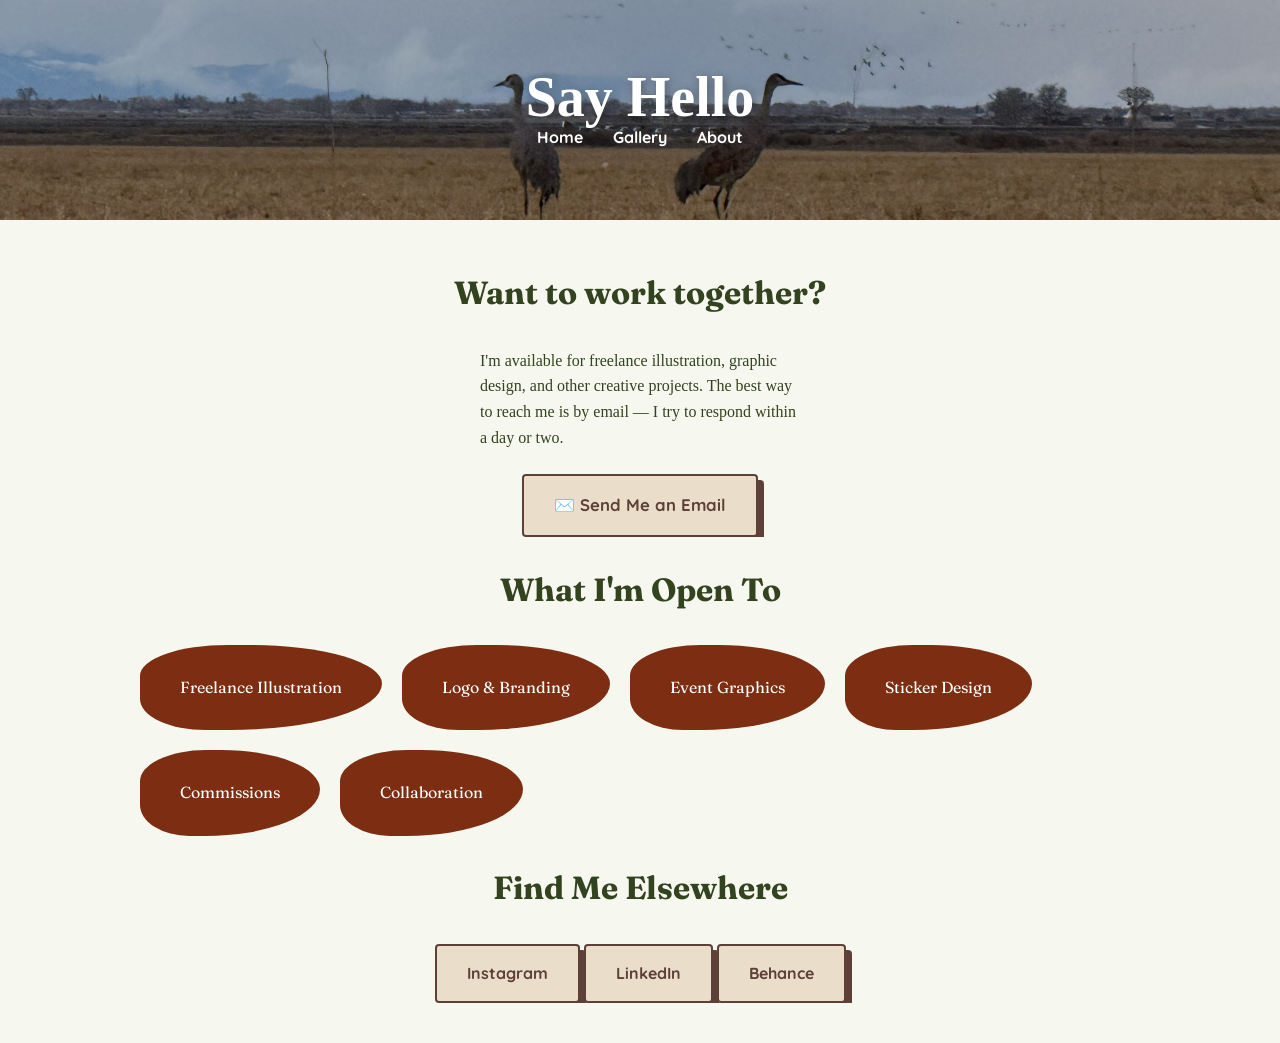
<file: contact.html>
<!DOCTYPE html>
<html lang="en">
<head>
    <meta charset="UTF-8">
    <title>Contact | Ryan Tubbs</title>
    <link rel="stylesheet" href="style.css">
    <link href="https://fonts.googleapis.com/css2?family=Fraunces:wght@700&family=Quicksand:wght@400;600&display=swap" rel="stylesheet">
</head>
<body>
 
    <header style="min-height: 20vh;">
        <h1>Say Hello</h1>
        <nav>
            <a href="index.html">Home</a>
            <a href="gallery.html">Gallery</a>
            <a href="about.html">About</a>
        </nav>
    </header>
 
    <main id="contact-page">
 
        <!-- INTRO -->
        <section id="contact-intro">
            <h2>Want to work together?</h2>
            <p class="contact-subtext">
                I'm available for freelance illustration, graphic design, and other creative projects.
                The best way to reach me is by email — I try to respond within a day or two.
            </p>
            <!-- Replace with your actual email address -->
            <a href="mailto:your@email.com" class="tactile-btn contact-email-btn">
                &#x2709;&#xFE0F; Send Me an Email
            </a>
        </section>
 
        <!-- AVAILABILITY -->
        <section id="contact-availability">
            <h2>What I'm Open To</h2>
            <div class="blob-links">
                <span class="blob-btn">Freelance Illustration</span>
                <span class="blob-btn">Logo & Branding</span>
                <span class="blob-btn">Event Graphics</span>
                <span class="blob-btn">Sticker Design</span>
                <span class="blob-btn">Commissions</span>
                <span class="blob-btn">Collaboration</span>
            </div>
        </section>
 
        <!-- FIND ME ELSEWHERE -->
        <section id="contact-links">
            <h2>Find Me Elsewhere</h2>
            <div class="contact-social">
                <!-- Replace # with your real profile URLs -->
                <a href="#" class="tactile-btn" target="_blank" rel="noopener">Instagram</a>
                <a href="#" class="tactile-btn" target="_blank" rel="noopener">LinkedIn</a>
                <a href="#" class="tactile-btn" target="_blank" rel="noopener">Behance</a>
            </div>
        </section>
 
    </main>
 
</body>
</html>
</file>
<file: style.css>
/* --- 1. THE FOUNDATION --- */
:root {
    --bg-color: #f6f8ef;
    --text-main: #33421f;
    --door-primary: #166534;
    --door-secondary: #7c2d12;
    --accent-yellow: #fff9c4;
}

html { scroll-behavior: smooth; }

body {
    background-color: var(--bg-color);
    color: var(--text-main);
    margin: 0;
    line-height: 1.6;
    overflow-x: hidden;
    transition: background-color 0.5s ease, color 0.5s ease;
}

/* The Grain Overlay */
body::before {
    content: "";
    position: fixed;
    top: 0; left: 0;
    width: 100%; height: 100%;
    background: url('https://www.transparenttextures.com/patterns/p6.png'); 
    opacity: 0.28;
    pointer-events: none;
    z-index: 5000;
}

/* --- 2. THE WELCOME DOORS --- */
#welcome-wrapper {
    position: fixed;
    top: 0; left: 0;
    width: 100vw; height: 100vh;
    z-index: 9999;
    overflow: hidden;
    display: block;
}

.door-layer {
    position: absolute;
    width: 100%; height: 100%;
    display: flex;
}

/* Two-Tone Logic */
.layer-front .door { background-color: var(--door-primary); z-index: 2; }
.layer-back .door { background-color: var(--door-secondary); z-index: 1; }

.door {
    width: 50%; height: 100%;
    display: flex;
    align-items: center;
    position: relative;
    transition: transform 1.5s cubic-bezier(0.4, 0, 0.2, 1);
}

.left-door { justify-content: flex-end; border-right: 1px solid rgba(255,255,255,0.05); }
.right-door { justify-content: flex-start; border-left: 1px solid rgba(255,255,255,0.05); }

.no-doors {
    display: none !important;
}

.welcome-text h1 {
    font-family: 'Fraunces', serif;
    font-size: 3.5rem;
    padding: 0 40px;
    color: #ffffff; /* Always white — every theme's door colors are kept dark enough to support this */
    text-shadow: 1px 1px 6px rgba(0,0,0,0.25);
    white-space: nowrap;
}

/* The Heavy Animation Logic */
.opened .layer-front .left-door { animation: heavyOpenLeft 4.5s forwards; }
.opened .layer-front .right-door { animation: heavyOpenRight 4.5s forwards; }

/* The secondary doors open slightly later and slower for that 'peeling' effect */
.opened .layer-back .left-door { animation: heavyOpenLeft 4.5s forwards 0.3s; }
.opened .layer-back .right-door { animation: heavyOpenRight 4.5s forwards 0.3s; }

@keyframes heavyOpenLeft {
    0%   { transform: translateX(0); }
    15%  { transform: translateX(-5%); } /* The initial struggle */
    30%  { transform: translateX(-4%); } /* The kickback */
    100% { transform: translateX(-130%); }
}

@keyframes heavyOpenRight {
    0%   { transform: translateX(0); }
    15%  { transform: translateX(5%); }
    30%  { transform: translateX(4%); }
    100% { transform: translateX(130%); }
}

/* --- 3. HEADER & HERO --- */
header {
    padding: 100px 20px;
    background-image: url('images/hero/cranes2.jpg'); 
    background-position: center;
    background-size: cover; 
    background-repeat: no-repeat;
    min-height: 40vh;
    display: flex;
    flex-direction: column;
    justify-content: center;
    align-items: center;
    position: relative;
    padding: 20px
}

header h1 { font-size: 3.5rem; margin: 0; color: white; text-shadow: 2px 2px 10px rgba(0,0,0,0.3); line-height: 1; }
header p { font-family: 'Quicksand'; text-transform: uppercase; letter-spacing: 2px; color: white; }

/* The Hover Glow (Behind the top layer) */
header::before {
    content: "";
    position: absolute;
    inset: 0;
    background: inherit;
    z-index: -1;
    transition: all 0.5s ease;
    opacity: 0;
}
header:hover::before {
    opacity: 1;
    filter: blur(30px) brightness(1.3);
    transform: scale(1.05);
}

nav { display: flex; gap: 30px; margin-top: 0px; }
nav a { color: white; text-decoration: none; font-weight: bold; font-family: 'Quicksand'; }

/* --- 4. GALLERY & CONTENT --- */
#gallery {
    display: flex !important; 
    flex-direction: column;
    justify-content: center;
    min-height: 80vh;
    width: 100%;
    overflow: hidden;
    padding: 40px 0;
    cursor: grab;
    position: relative;
    align-items: flex-start !important; /* Reset centering */
    text-align: left;
}

#gallery h2 {
    text-align: center; /* Keep the title centered */
    width: 100%;
    margin-bottom: 40px;
}

.art-grid {
    display: flex !important; 
    flex-direction: row !important; /* FORCE horizontal */
    flex-wrap: nowrap !important;   /* STOP stacking */
    align-items: center;            /* Center each item vertically instead of stretch-hanging from the top */
    width: max-content;             /* Essential: lets the grid be wider than the screen */
    gap: 60px;
    padding-left: 100px;            /* Starting padding */
    will-change: transform;
}

.image-container {
    flex: 0 0 450px;                /* Each image slot is exactly 450px wide */
    width: 450px;
    position: relative;
    display: block;
}

.image-container img {
    width: 100%;
    height: auto;
    max-height: 500px;
    object-fit: contain;
    display: block;
    pointer-events: none;           /* Stops the 'ghost image' drag bug */
    border-radius: 20px;            /* Or your wobbly border radius */
    border: 2px solid var(--door-primary);
    transition: all 0.5s ease;
    background-color: var(--bg-color);
    border-radius: inherit;
    overflow: hidden;
}

.image-container:nth-child(4n+1) img {
    border-radius: 50% 50% 50% 50% / 60% 60% 40% 40%; /* Tall egg */
}
.image-container:nth-child(4n+2) img {
    border-radius: 30% 70% 20% 80% / 80% 20% 80% 20%; /* Lumpy organic */
}
.image-container:nth-child(4n+3) img {
    border-radius: 60% 40% 60% 40% / 40% 60% 40% 60%; /* Wide oval */
}
.image-container:nth-child(4n+4) img {
    border-radius: 80% 20% 60% 40% / 60% 40% 20% 80%; /* Teardrop-ish */
}

.image-container:hover img {
    transform: scale(1.05);
    border-radius: 50% !important; /* Becomes a more perfect circle/oval */
    border-color: var(--door-secondary);
}

.image-container:has(.tactile-btn) {
    transform: none !important; 
    display: flex;
    align-items: center;
    justify-content: center;
    min-width: 300px;
}

.image-container .tactile-btn {
    padding: 40px 60px; /* Much larger clickable area */
    font-size: 1.4rem;   /* Bigger text */
    text-align: center;
    border-width: 3px;
    box-shadow: 10px 10px 0px var(--door-primary); /* Heavier shadow */
}

.image-container .tactile-btn:hover {
    transform: translate(6px, 6px); /* More dramatic 'press' */
    box-shadow: 4px 4px 0px var(--door-primary);
}

.image-container:has(.tactile-btn) img {
    display: none;
}

.tactile-btn {
    border-radius: 4px !important;
}

/* Stagger */
.image-container:nth-child(even) { transform: translateY(20px); }
.image-container:nth-child(odd) { transform: translateY(-10px); }

.image-container::after {
    content: attr(data-tooltip);
    position: absolute;
    bottom: -30px; 
    left: 50%;
    transform: translateX(-50%);
    background: var(--accent-yellow);
    color: black;
    padding: 5px 12px;
    font-family: 'Courier New', monospace;
    opacity: 0;
    transition: 0.3s;
}
.image-container:hover::after { 
    opacity: 1; 
    bottom: -10px; 
}

/* Blobs */
.blob-links { display: flex; gap: 20px; flex-wrap: wrap; justify-content: center; }
.blob-btn {
    padding: 30px 40px;
    background: var(--door-secondary);
    color: white;
    text-decoration: none;
    font-family: 'Fraunces';
    border-radius: 40% 60% 70% 30% / 40% 50% 60% 40%;
    transition: 0.3s;
}
.blob-btn:hover { border-radius: 50%; transform: scale(1.1); }

/* Vibe Switcher */
.vibe-switcher {
    position: fixed;
    bottom: 20px; right: 20px;
    background: rgba(0,0,0,0.7);
    color: white;
    padding: 15px;
    border-radius: 20px;
    opacity: 0; /* Changed to 0 */
    transition: opacity 1s ease;
    z-index: 6000;
}

.swatches { display: flex; gap: 10px; margin-top: 5px; }
.swatch { width: 25px; height: 25px; border-radius: 50%; border: 2px solid white; cursor: pointer; }
.swatch.bayou { background: #0f2e3d; }
.swatch.earthy { background: #166534; }
.swatch.bold { background: #111111; }

section {
    position: relative; /* REQUIRED for pinned doodles */
    padding: 60px 20px;
    display: flex;
    flex-direction: column;
    align-items: center;
    overflow: hidden; /* Prevents doodles from causing side-scroll */
}

/* --- TACTILE BUTTON FIX --- */
.tactile-btn {
    display: inline-block;
    padding: 15px 30px;
    background: #eaddca;
    color: #5d4037 !important;
    text-decoration: none;
    font-family: 'Quicksand', sans-serif;
    font-weight: bold;
    border: 2px solid #5d4037;
    border-radius: 4px;
    box-shadow: 6px 6px 0px #5d4037; 
    transition: all 0.1s ease;
}

.tactile-btn:hover {
    transform: translate(4px, 4px); 
    box-shadow: 2px 2px 0px #5d4037; 
    background: #f5efe6; /* FIXED: Added semicolon */
    border-radius: 4px; /* Force it to stay rectangular */
}

/* --- PINNED DOODLE FIX --- */
.margin-doodle {
    position: absolute; /* Pinned to Section */
    width: 100px;  
    height: 100px; 
    z-index: 10;
    pointer-events: auto;
    background-size: 300px 100px;
    cursor: help;
    opacity: 0.7;
}

/* Specific Positions */
#doodle-left { left: 20px; top: 40%; }
#doodle-right { right: 20px; top: 60%; }

/* The Animation Trigger */
.margin-doodle:hover {
    animation: playDoodle 0.6s steps(3) infinite;
}

@keyframes playDoodle {
    from { background-position: 0px; }
    to { background-position: -300px; }
}

#full-gallery-page {
    padding: 50px 5%;
}

.filter-controls {
    display: flex;
    justify-content: center;
    gap: 15px;
    margin-top: 20px;
    margin-bottom: 50px;
}

.gallery-grid {
    display: grid;
    grid-template-columns: repeat(auto-fill, minmax(280px, 300px));
    gap: 30px;
    justify-content: center;
    justify-items: center;
    padding: 20px;
}

.gallery-item {
    width: 350px;
    height: 300px;
    display: flex;
    justify-content: center;
    align-items: center;
    width: 100%;
    transition: transform 0.3s ease;
}

.gallery-item img {
    max-width: 100%;
    max-height: 100%;
    width: auto;
    height: auto;
    object-fit: contain;
    border: 1px solid var(--door-primary);
    border-radius: 12px; 
    background: white;
    padding: 8px;
    box-shadow: 4px 4px 0px rgba(0,0,0,0.05);
}

/* STICKER OVERRIDE: No border, white outline, and a drop shadow */
.gallery-item[data-category="stickers"] img {
    border: none;
    background: transparent;
    box-shadow: none;
    filter: drop-shadow(4px 4px 0px rgba(0,0,0,0.1)) drop-shadow(-1px -1px 0 white) drop-shadow(1px -1px 0 white) drop-shadow(-1px 1px 0 white) drop-shadow(1px 1px 0 white);
    padding: 0;
}

.gallery-item::after {
    content: attr(data-tooltip);
    position: absolute;
    bottom: -10px;
    left: 50%;
    transform: translateX(-50%);
    background: var(--accent-yellow);
    color: #000;
    padding: 5px 12px;
    font-family: 'Courier New', Courier, monospace;
    font-size: 0.85rem;
    font-weight: bold;
    border: 1px solid var(--door-primary);
    white-space: nowrap;
    opacity: 0;
    transition: all 0.3s cubic-bezier(0.18, 0.89, 0.32, 1.28);
    pointer-events: none;
    z-index: 20;
    box-shadow: 3px 3px 0px var(--door-primary);
}

.gallery-item:hover::after {
    opacity: 1;
    bottom: 15px; /* Pops up into view */
}

.year-label {
    position: absolute;
    bottom: 12px;
    justify-content: center;
    background: var(--accent-yellow);
    color: black;
    padding: 2px 6px;
    font-size: 0.7rem;
    font-family: 'Courier New', monospace;
    border: 1px solid var(--door-primary);
    border-radius: 4px;
    opacity: 0;
    transition: opacity 0.1s ease 0s;
}

.gallery-item:hover .year-label {
    bottom: 12px;
    opacity: 1;
    transition: opacity 0.4s ease 0.2s;
}

.gallery-item:hover {
    transform: translateY(-5px);
}

.gallery-item::after {
    bottom: 5px; 
    transition: all 0.3s cubic-bezier(0.18, 0.89, 0.32, 1.28);
}

.gallery-item:hover::after {
    opacity: 1;
    bottom: 35px; /* Pops up higher to make room for the year below it */
}

.hide-doors-instantly #welcome-wrapper {
    display: none !important;
    animation: none !important;
    transition: none !important;
}

.hide-doors-instantly .vibe-switcher {
    opacity: 1 !important;
}

/* --- 5. GENERIC HEADINGS (about / contact / other inner pages) --- */
#about-page h2,
#contact-page h2 {
    font-family: 'Fraunces', serif;
    font-size: 2rem;
    text-align: center;
    margin-bottom: 30px;
}

#about-page section,
#contact-page section {
    max-width: 1000px;
    margin: 0 auto;
    width: 100%;
}

/* --- 6. ABOUT PAGE --- */
#about-intro {
    flex-direction: row;
    flex-wrap: wrap;
    align-items: center;
    justify-content: center;
    gap: 60px;
    text-align: left;
}

.about-photo-col {
    flex: 0 0 260px;
}

.about-photo-placeholder {
    width: 260px;
    height: 260px;
    border-radius: 50% 50% 45% 55% / 55% 45% 55% 45%;
    border: 3px dashed var(--door-primary);
    background: rgba(93, 64, 55, 0.06);
    display: flex;
    align-items: center;
    justify-content: center;
    text-align: center;
    padding: 20px;
    box-sizing: border-box;
    font-family: 'Quicksand', sans-serif;
    color: var(--door-primary);
}

.about-text-col {
    flex: 1 1 380px;
}

.about-text-col h2 {
    font-family: 'Fraunces', serif;
    font-size: 2.2rem;
    text-align: left;
    margin-top: 0;
    margin-bottom: 16px;
}

.about-text-col p {
    max-width: 60ch;
}

#about-skills h2 {
    margin-bottom: 20px;
}

.about-cards {
    display: grid;
    grid-template-columns: repeat(auto-fit, minmax(240px, 1fr));
    gap: 30px;
    text-align: left;
}

.about-card {
    background: var(--bg-color);
    border: 2px solid var(--door-primary);
    border-radius: 16px;
    padding: 24px;
    box-shadow: 6px 6px 0px var(--door-primary);
    transition: transform 0.2s ease, box-shadow 0.2s ease;
}

.about-card:hover {
    transform: translate(-3px, -3px);
    box-shadow: 9px 9px 0px var(--door-primary);
}

.about-card h3 {
    font-family: 'Fraunces', serif;
    margin-top: 0;
    margin-bottom: 10px;
}

#about-currently {
    display: flex;
    justify-content: center;
}

.currently-note {
    background: var(--accent-yellow);
    border: 1px solid rgba(0, 0, 0, 0.15);
    border-radius: 4px;
    box-shadow: 4px 4px 0px rgba(0, 0, 0, 0.15);
    padding: 24px 30px;
    max-width: 420px;
    transform: rotate(-1.5deg);
    color: #4a3f35;
}

.currently-note h3 {
    font-family: 'Fraunces', serif;
    margin-top: 0;
}

.currently-note ul {
    list-style: none;
    padding: 0;
    margin: 0;
    font-family: 'Quicksand', sans-serif;
}

.currently-note li {
    margin-bottom: 8px;
}

/* --- 7. CONTACT PAGE --- */
#contact-page {
    padding-top: 20px;
    padding-bottom: 40px;
}

#contact-page section {
    padding: 0;
}

.contact-columns {
    display: flex;
    flex-wrap: wrap;
    align-items: flex-start;
    justify-content: center;
    gap: 60px;
    text-align: left;
    max-width: 900px;
    margin: 0 auto;
}

#contact-page .contact-columns > section {
    flex: 1 1 320px;
    width: auto;
    max-width: 380px;
    margin: 0;
}

#contact-page .contact-columns h2 {
    text-align: left;
}

.contact-subtext {
    max-width: 40ch;
    margin: 0 0 24px;
}

.contact-email-btn {
    font-size: 1.05rem;
    padding: 16px 30px;
}

#contact-availability .blob-links {
    justify-content: flex-start;
}

/* --- BUSINESS CARD POPUP --- */
.card-overlay {
    position: fixed;
    inset: 0;
    background: rgba(0, 0, 0, 0);
    display: flex;
    align-items: center;
    justify-content: center;
    z-index: 8000;
    opacity: 0;
    visibility: hidden;
    pointer-events: none;
    transition: opacity 0.3s ease, background 0.3s ease;
}

.card-overlay.open {
    background: rgba(0, 0, 0, 0.6);
    opacity: 1;
    visibility: visible;
    pointer-events: auto;
}

.business-card {
    position: relative;
    background: var(--bg-color);
    color: var(--text-main);
    border: 3px solid var(--door-primary);
    border-radius: 12px;
    box-shadow: 10px 10px 0px var(--door-primary);
    padding: 34px 40px;
    max-width: 300px;
    width: 90%;
    text-align: left;
    font-family: 'Quicksand', sans-serif;
    transform: rotate(-2deg) scale(0.95);
    transition: transform 0.3s ease;
}

.card-overlay.open .business-card {
    transform: rotate(-2deg) scale(1);
}

.business-card h3 {
    font-family: 'Fraunces', serif;
    font-size: 1.6rem;
    margin: 0 0 4px;
}

.card-role {
    font-weight: 600;
    margin: 0 0 18px;
    opacity: 0.85;
}

.card-line {
    margin: 0 0 8px;
}

.card-close {
    position: absolute;
    top: 8px;
    right: 12px;
    background: none;
    border: none;
    font-size: 1.4rem;
    line-height: 1;
    cursor: pointer;
    color: var(--text-main);
    font-family: inherit;
}
</file>
